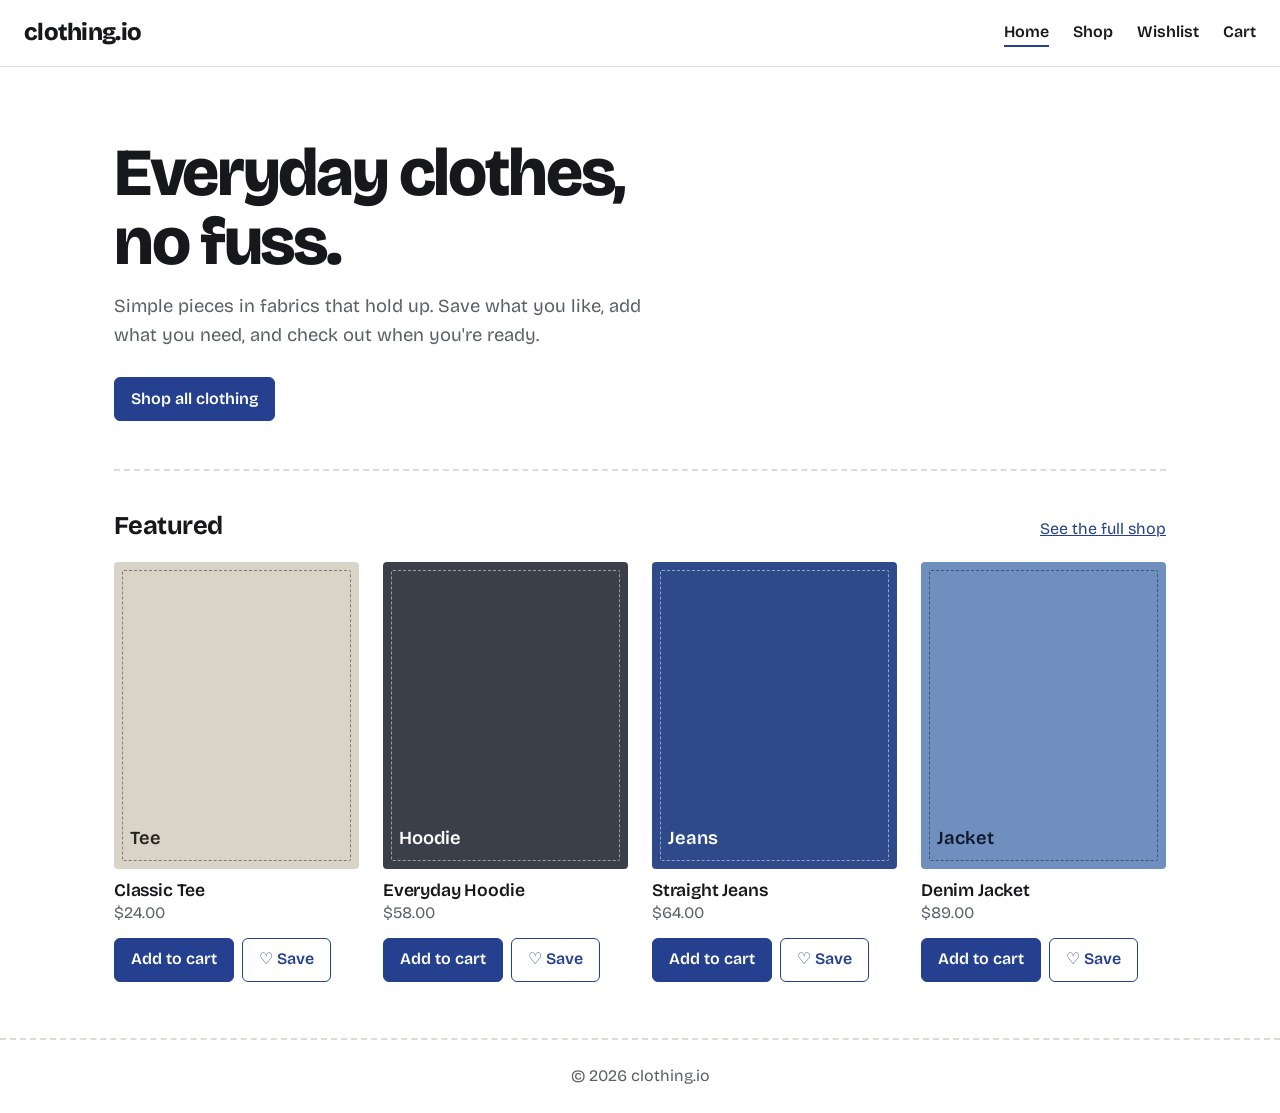
<file: index.html>
<!DOCTYPE html>
<html lang="en">
  <head>
    <meta charset="utf-8" />
    <meta name="viewport" content="width=device-width, initial-scale=1" />
    <title>clothing.io | Home</title>
    <link rel="preconnect" href="https://fonts.googleapis.com" />
    <link rel="preconnect" href="https://fonts.gstatic.com" crossorigin />
    <link href="https://fonts.googleapis.com/css2?family=Bricolage+Grotesque:wght@400;600;800&display=swap" rel="stylesheet" />
    <link href="css/styles.css" rel="stylesheet" type="text/css" />
    <script src="js/app.js" defer></script>
  </head>
  <body data-page="home">
    <header role="banner" class="site-header">
      <a class="brand" href="index.html" title="clothing.io home">clothing.io</a>
      <nav role="navigation" aria-label="Main">
        <ul>
          <li><a href="index.html" title="Home" aria-current="page">Home</a></li>
          <li><a href="shop.html" title="Shop all clothing">Shop</a></li>
          <li><a href="wishlist.html" title="Your wishlist">Wishlist <span class="badge" id="wishlist-count" hidden>0</span></a></li>
          <li><a href="cart.html" title="Your cart">Cart <span class="badge" id="cart-count" hidden>0</span></a></li>
        </ul>
      </nav>
    </header>

    <main role="main">
      <section class="hero">
        <h1>Everyday clothes, no fuss.</h1>
        <p>Simple pieces in fabrics that hold up. Save what you like, add what you need, and check out when you're ready.</p>
        <a class="btn" href="shop.html" title="Browse all clothing">Shop all clothing</a>
      </section>

      <section aria-labelledby="featured-title">
        <div class="section-head">
          <h2 id="featured-title">Featured</h2>
          <a href="shop.html" title="See every item in the shop">See the full shop</a>
        </div>
        <div class="grid" id="featured-grid"></div>
        <noscript><p>clothing.io needs JavaScript turned on to show products.</p></noscript>
      </section>
    </main>

    <footer role="contentinfo" class="site-footer">
      <p>&copy; 2026 clothing.io</p>
    </footer>

    <div id="status" class="status" role="status" aria-live="polite"></div>
  </body>
</html>
</file>
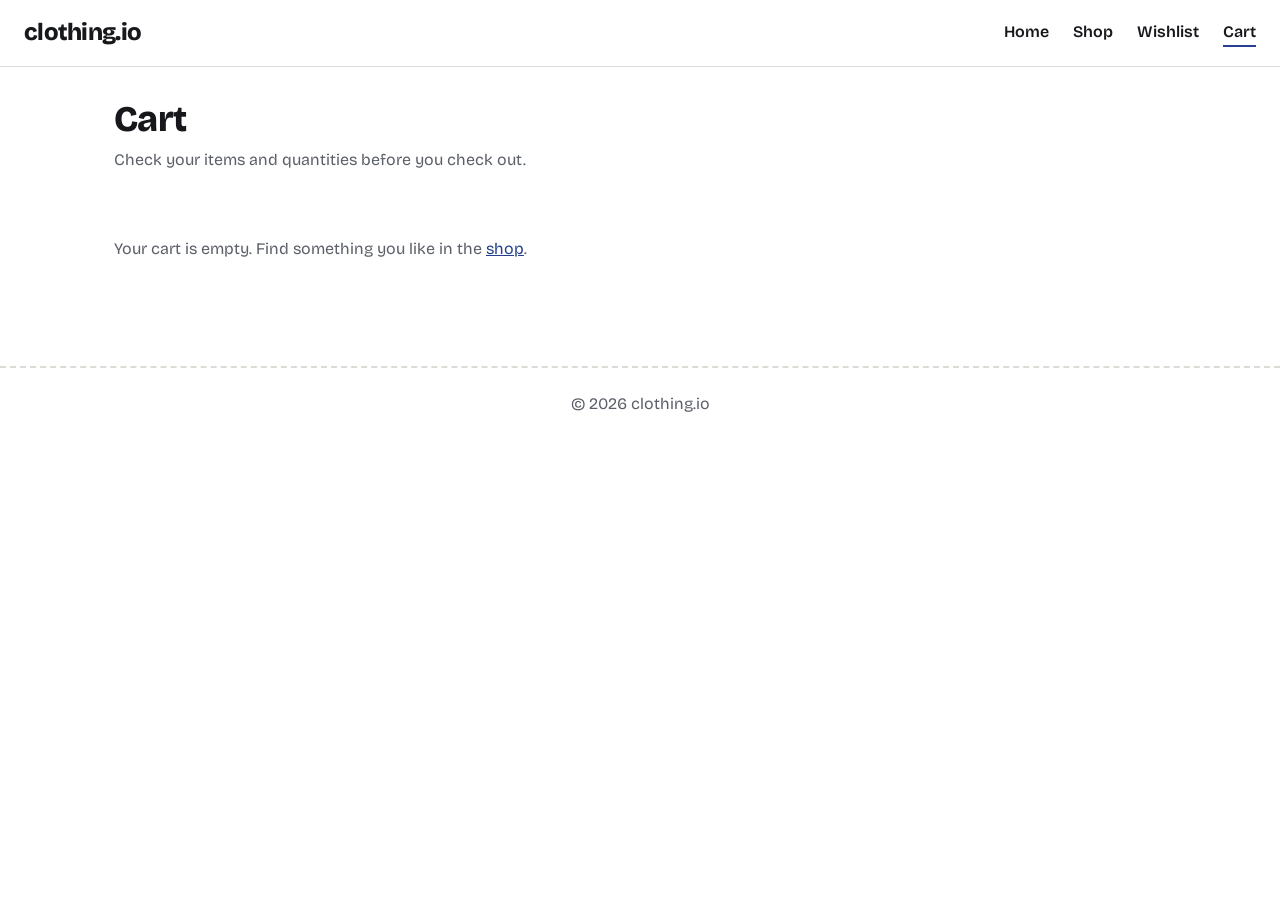
<file: cart.html>
<!DOCTYPE html>
<html lang="en">
  <head>
    <meta charset="utf-8" />
    <meta name="viewport" content="width=device-width, initial-scale=1" />
    <title>clothing.io | Cart</title>
    <link rel="preconnect" href="https://fonts.googleapis.com" />
    <link rel="preconnect" href="https://fonts.gstatic.com" crossorigin />
    <link href="https://fonts.googleapis.com/css2?family=Bricolage+Grotesque:wght@400;600;800&display=swap" rel="stylesheet" />
    <link href="css/styles.css" rel="stylesheet" type="text/css" />
    <script src="js/app.js" defer></script>
  </head>
  <body data-page="cart">
    <header role="banner" class="site-header">
      <a class="brand" href="index.html" title="clothing.io home">clothing.io</a>
      <nav role="navigation" aria-label="Main">
        <ul>
          <li><a href="index.html" title="Home">Home</a></li>
          <li><a href="shop.html" title="Shop all clothing">Shop</a></li>
          <li><a href="wishlist.html" title="Your wishlist">Wishlist <span class="badge" id="wishlist-count" hidden>0</span></a></li>
          <li><a href="cart.html" title="Your cart" aria-current="page">Cart <span class="badge" id="cart-count" hidden>0</span></a></li>
        </ul>
      </nav>
    </header>

    <main role="main">
      <h1 class="page-title">Cart</h1>
      <p class="lead">Check your items and quantities before you check out.</p>
      <div id="cart-content"></div>
      <noscript><p>clothing.io needs JavaScript turned on to show your cart.</p></noscript>
    </main>

    <footer role="contentinfo" class="site-footer">
      <p>&copy; 2026 clothing.io</p>
    </footer>

    <div id="status" class="status" role="status" aria-live="polite"></div>
  </body>
</html>
</file>
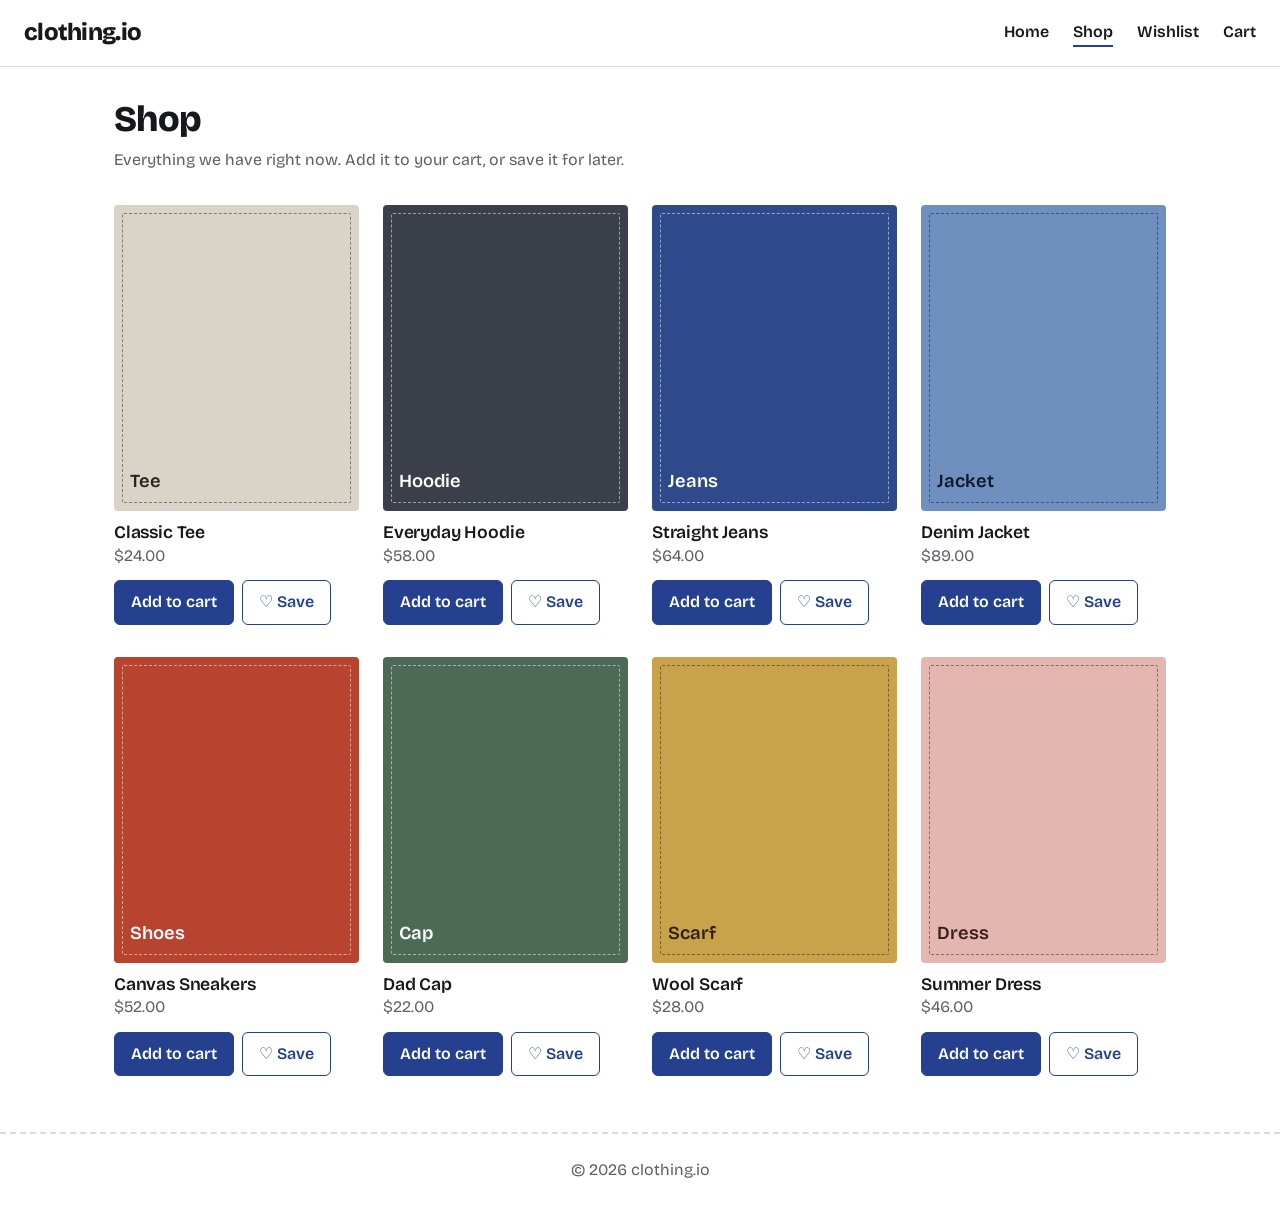
<file: shop.html>
<!DOCTYPE html>
<html lang="en">
  <head>
    <meta charset="utf-8" />
    <meta name="viewport" content="width=device-width, initial-scale=1" />
    <title>clothing.io | Shop</title>
    <link rel="preconnect" href="https://fonts.googleapis.com" />
    <link rel="preconnect" href="https://fonts.gstatic.com" crossorigin />
    <link href="https://fonts.googleapis.com/css2?family=Bricolage+Grotesque:wght@400;600;800&display=swap" rel="stylesheet" />
    <link href="css/styles.css" rel="stylesheet" type="text/css" />
    <script src="js/app.js" defer></script>
  </head>
  <body data-page="shop">
    <header role="banner" class="site-header">
      <a class="brand" href="index.html" title="clothing.io home">clothing.io</a>
      <nav role="navigation" aria-label="Main">
        <ul>
          <li><a href="index.html" title="Home">Home</a></li>
          <li><a href="shop.html" title="Shop all clothing" aria-current="page">Shop</a></li>
          <li><a href="wishlist.html" title="Your wishlist">Wishlist <span class="badge" id="wishlist-count" hidden>0</span></a></li>
          <li><a href="cart.html" title="Your cart">Cart <span class="badge" id="cart-count" hidden>0</span></a></li>
        </ul>
      </nav>
    </header>

    <main role="main">
      <h1 class="page-title">Shop</h1>
      <p class="lead">Everything we have right now. Add it to your cart, or save it for later.</p>
      <div class="grid" id="product-grid"></div>
      <noscript><p>clothing.io needs JavaScript turned on to show products.</p></noscript>
    </main>

    <footer role="contentinfo" class="site-footer">
      <p>&copy; 2026 clothing.io</p>
    </footer>

    <div id="status" class="status" role="status" aria-live="polite"></div>
  </body>
</html>
</file>
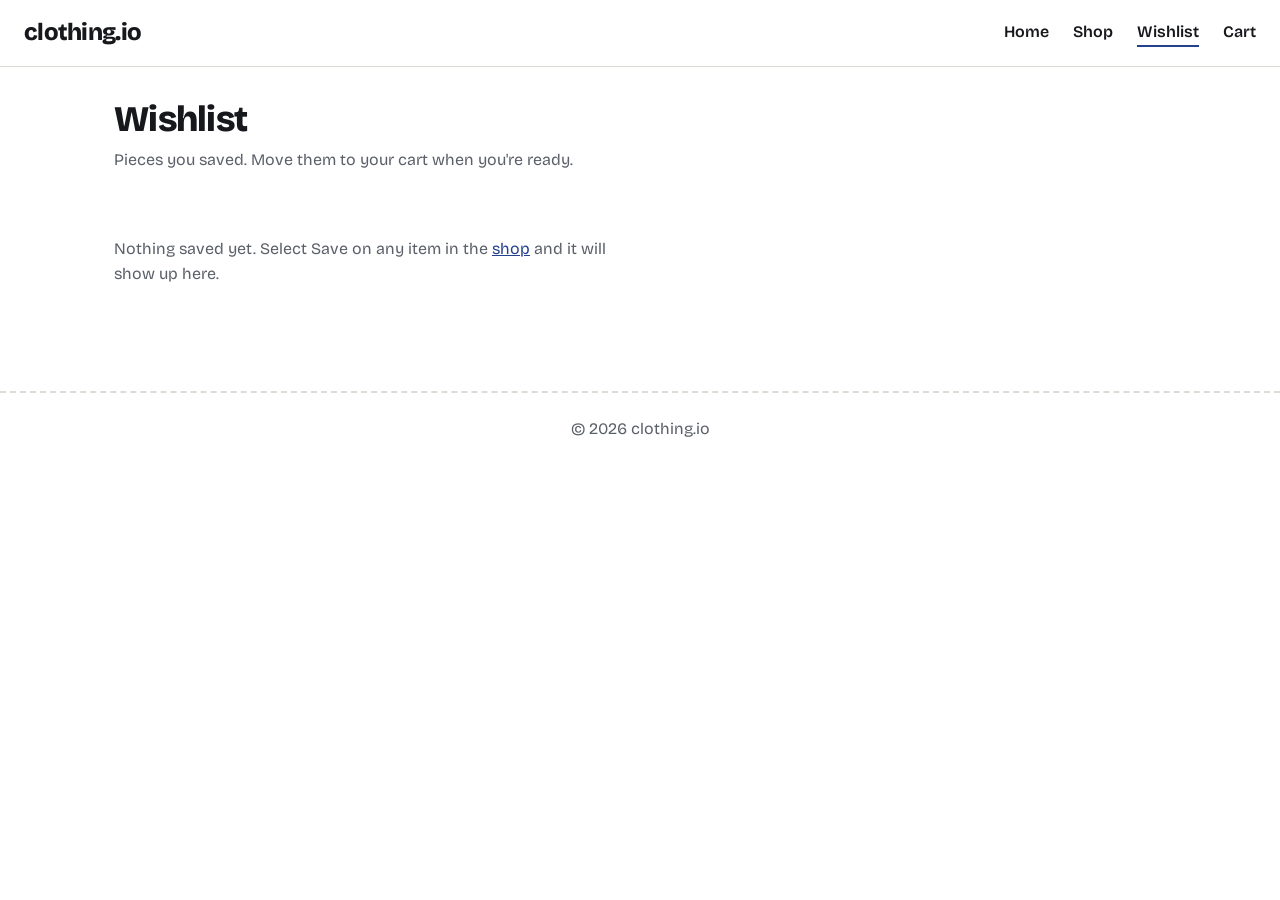
<file: wishlist.html>
<!DOCTYPE html>
<html lang="en">
  <head>
    <meta charset="utf-8" />
    <meta name="viewport" content="width=device-width, initial-scale=1" />
    <title>clothing.io | Wishlist</title>
    <link rel="preconnect" href="https://fonts.googleapis.com" />
    <link rel="preconnect" href="https://fonts.gstatic.com" crossorigin />
    <link href="https://fonts.googleapis.com/css2?family=Bricolage+Grotesque:wght@400;600;800&display=swap" rel="stylesheet" />
    <link href="css/styles.css" rel="stylesheet" type="text/css" />
    <script src="js/app.js" defer></script>
  </head>
  <body data-page="wishlist">
    <header role="banner" class="site-header">
      <a class="brand" href="index.html" title="clothing.io home">clothing.io</a>
      <nav role="navigation" aria-label="Main">
        <ul>
          <li><a href="index.html" title="Home">Home</a></li>
          <li><a href="shop.html" title="Shop all clothing">Shop</a></li>
          <li><a href="wishlist.html" title="Your wishlist" aria-current="page">Wishlist <span class="badge" id="wishlist-count" hidden>0</span></a></li>
          <li><a href="cart.html" title="Your cart">Cart <span class="badge" id="cart-count" hidden>0</span></a></li>
        </ul>
      </nav>
    </header>

    <main role="main">
      <h1 class="page-title">Wishlist</h1>
      <p class="lead">Pieces you saved. Move them to your cart when you're ready.</p>
      <div id="wishlist-content"></div>
      <noscript><p>clothing.io needs JavaScript turned on to show your wishlist.</p></noscript>
    </main>

    <footer role="contentinfo" class="site-footer">
      <p>&copy; 2026 clothing.io</p>
    </footer>

    <div id="status" class="status" role="status" aria-live="polite"></div>
  </body>
</html>
</file>
<file: css/styles.css>
/* clothing.io, progress 1
   Simple, shared styles for every page.
   The dashed lines are a nod to stitching and get reused on purpose. */

:root {
  --paper: #ffffff;
  --panel: #f1f1ee;
  --ink: #17181c;
  --muted: #5b5f68;
  --line: #dcdcd6;
  --denim: #24408e;
  --denim-dark: #1a2f6b;
  --radius: 6px;
}

* {
  box-sizing: border-box;
}

body {
  margin: 0;
  font-family: "Bricolage Grotesque", system-ui, -apple-system, "Segoe UI", Roboto, sans-serif;
  color: var(--ink);
  background: var(--paper);
  line-height: 1.55;
}

a {
  color: var(--denim);
}

:focus-visible {
  outline: 3px solid var(--denim);
  outline-offset: 2px;
}

/* ---------- header and nav ---------- */

.site-header {
  position: sticky;
  top: 0;
  z-index: 10;
  display: flex;
  flex-wrap: wrap;
  align-items: center;
  justify-content: space-between;
  gap: 0.75rem 1.5rem;
  padding: 0.9rem 1.5rem;
  background: var(--paper);
  border-bottom: 1px solid var(--line);
}

.brand {
  color: var(--ink);
  font-size: 1.5rem;
  font-weight: 800;
  letter-spacing: -0.03em;
  text-decoration: none;
}

.site-header nav ul {
  display: flex;
  flex-wrap: wrap;
  gap: 0.5rem 1.5rem;
  margin: 0;
  padding: 0;
  list-style: none;
}

.site-header nav a {
  padding: 0.2rem 0;
  color: var(--ink);
  font-weight: 600;
  text-decoration: none;
  border-bottom: 2px solid transparent;
}

.site-header nav a:hover,
.site-header nav a[aria-current="page"] {
  border-bottom-color: var(--denim);
}

.badge {
  display: inline-block;
  min-width: 1.4rem;
  margin-left: 0.15rem;
  padding: 0 0.4rem;
  border-radius: 999px;
  background: var(--denim);
  color: #fff;
  font-size: 0.75rem;
  line-height: 1.4rem;
  text-align: center;
}

.badge[hidden] {
  display: none;
}

/* ---------- page layout ---------- */

main {
  max-width: 1100px;
  margin: 0 auto;
  padding: 2rem 1.5rem 3.5rem;
}

h1,
h2,
h3 {
  line-height: 1.15;
  letter-spacing: -0.02em;
}

.page-title {
  margin: 0 0 0.5rem;
  font-size: 2.25rem;
  font-weight: 800;
}

.lead {
  max-width: 55ch;
  margin: 0 0 2rem;
  color: var(--muted);
}

.hero {
  margin-bottom: 2.5rem;
  padding: 2.5rem 0 3rem;
  border-bottom: 2px dashed var(--line);
}

.hero h1 {
  max-width: 14ch;
  margin: 0 0 1rem;
  font-size: clamp(2.4rem, 7vw, 4.2rem);
  font-weight: 800;
  line-height: 1.02;
  letter-spacing: -0.035em;
}

.hero p {
  max-width: 46ch;
  margin: 0 0 1.75rem;
  color: var(--muted);
  font-size: 1.15rem;
}

.section-head {
  display: flex;
  flex-wrap: wrap;
  align-items: baseline;
  justify-content: space-between;
  gap: 0.5rem 1rem;
  margin-bottom: 1.25rem;
}

.section-head h2 {
  margin: 0;
  font-size: 1.6rem;
}

/* ---------- buttons ---------- */

.btn {
  display: inline-block;
  padding: 0.55rem 1rem;
  border: 1.5px solid var(--denim);
  border-radius: var(--radius);
  background: var(--denim);
  color: #fff;
  font: inherit;
  font-weight: 600;
  text-decoration: none;
  cursor: pointer;
  transition: background 0.15s, border-color 0.15s;
}

.btn:hover {
  background: var(--denim-dark);
  border-color: var(--denim-dark);
}

.btn-ghost {
  background: transparent;
  color: var(--denim);
}

.btn-ghost:hover {
  background: var(--panel);
  color: var(--denim-dark);
}

.btn:disabled {
  opacity: 0.4;
  cursor: not-allowed;
}

/* ---------- product grid and cards ---------- */

.grid {
  display: grid;
  grid-template-columns: repeat(auto-fill, minmax(210px, 1fr));
  gap: 2rem 1.5rem;
}

.card {
  display: flex;
  flex-direction: column;
}

.card h2,
.card h3 {
  margin: 0.75rem 0 0;
  font-size: 1.1rem;
  font-weight: 600;
  letter-spacing: -0.01em;
}

.price {
  margin: 0;
  color: var(--muted);
}

.actions {
  display: flex;
  flex-wrap: wrap;
  gap: 0.5rem;
  margin-top: 0.75rem;
}

/* fabric swatch standing in for a product photo */
.swatch {
  position: relative;
  display: flex;
  align-items: flex-end;
  aspect-ratio: 4 / 5;
  padding: 1rem;
  border-radius: 4px;
  font-size: 1.15rem;
  font-weight: 600;
}

.swatch::after {
  content: "";
  position: absolute;
  inset: 8px;
  border: 1.5px dashed currentColor;
  border-radius: 2px;
  opacity: 0.5;
  pointer-events: none;
}

.swatch.sm {
  width: 64px;
  padding: 0;
}

.swatch.sm::after {
  inset: 4px;
}

.swatch.sm span {
  display: none;
}

/* ---------- wishlist and cart rows ---------- */

.rows {
  margin: 0;
  padding: 0;
  list-style: none;
  border-top: 1px solid var(--line);
}

.row {
  display: grid;
  grid-template-columns: 64px 1fr auto;
  align-items: center;
  gap: 1rem;
  padding: 1rem 0;
  border-bottom: 1px solid var(--line);
}

.row-info h2 {
  margin: 0;
  font-size: 1.1rem;
  font-weight: 600;
  letter-spacing: -0.01em;
}

.row-actions {
  display: flex;
  flex-wrap: wrap;
  align-items: center;
  justify-content: flex-end;
  gap: 0.75rem;
}

.qty {
  display: inline-flex;
  align-items: center;
  border: 1.5px solid var(--line);
  border-radius: var(--radius);
}

.qty button {
  width: 2.2rem;
  height: 2.2rem;
  border: 0;
  background: transparent;
  color: var(--ink);
  font: inherit;
  font-size: 1.1rem;
  cursor: pointer;
}

.qty button:hover:not(:disabled) {
  background: var(--panel);
}

.qty button:disabled {
  opacity: 0.35;
  cursor: not-allowed;
}

.qty-num {
  min-width: 2rem;
  text-align: center;
  font-weight: 600;
}

.line-total {
  margin: 0;
  min-width: 4.5rem;
  text-align: right;
  font-weight: 600;
}

.cart-layout {
  display: grid;
  grid-template-columns: 1fr 300px;
  align-items: start;
  gap: 2.5rem;
}

.summary {
  padding: 1.5rem;
  border-radius: var(--radius);
  background: var(--panel);
}

.summary h2 {
  margin: 0 0 1rem;
  font-size: 1.25rem;
}

.summary-line {
  display: flex;
  justify-content: space-between;
  margin: 0 0 0.5rem;
}

.summary-line.total {
  margin-top: 0.75rem;
  padding-top: 0.75rem;
  border-top: 2px dashed var(--line);
  font-size: 1.15rem;
  font-weight: 800;
}

.note {
  margin: 0.75rem 0 1.25rem;
  color: var(--muted);
  font-size: 0.9rem;
}

.summary-actions {
  display: grid;
  gap: 0.5rem;
}

.empty {
  max-width: 50ch;
  padding: 2rem 0;
  color: var(--muted);
}

/* ---------- footer and status message ---------- */

.site-footer {
  padding: 1.5rem;
  border-top: 2px dashed var(--line);
  color: var(--muted);
  text-align: center;
}

.site-footer p {
  margin: 0;
}

.status {
  position: fixed;
  bottom: 1.25rem;
  left: 50%;
  z-index: 20;
  max-width: calc(100% - 2rem);
  padding: 0.7rem 1.1rem;
  border-radius: var(--radius);
  background: var(--ink);
  color: #fff;
  transform: translateX(-50%);
}

.status:empty {
  display: none;
}

/* ---------- small screens ---------- */

@media (max-width: 800px) {
  .cart-layout {
    grid-template-columns: 1fr;
    gap: 2rem;
  }
}

@media (max-width: 600px) {
  .row {
    grid-template-columns: 64px 1fr;
  }

  .row-actions {
    grid-column: 1 / -1;
    justify-content: flex-start;
  }

  .line-total {
    text-align: left;
  }
}

@media (prefers-reduced-motion: reduce) {
  .btn {
    transition: none;
  }
}
</file>
